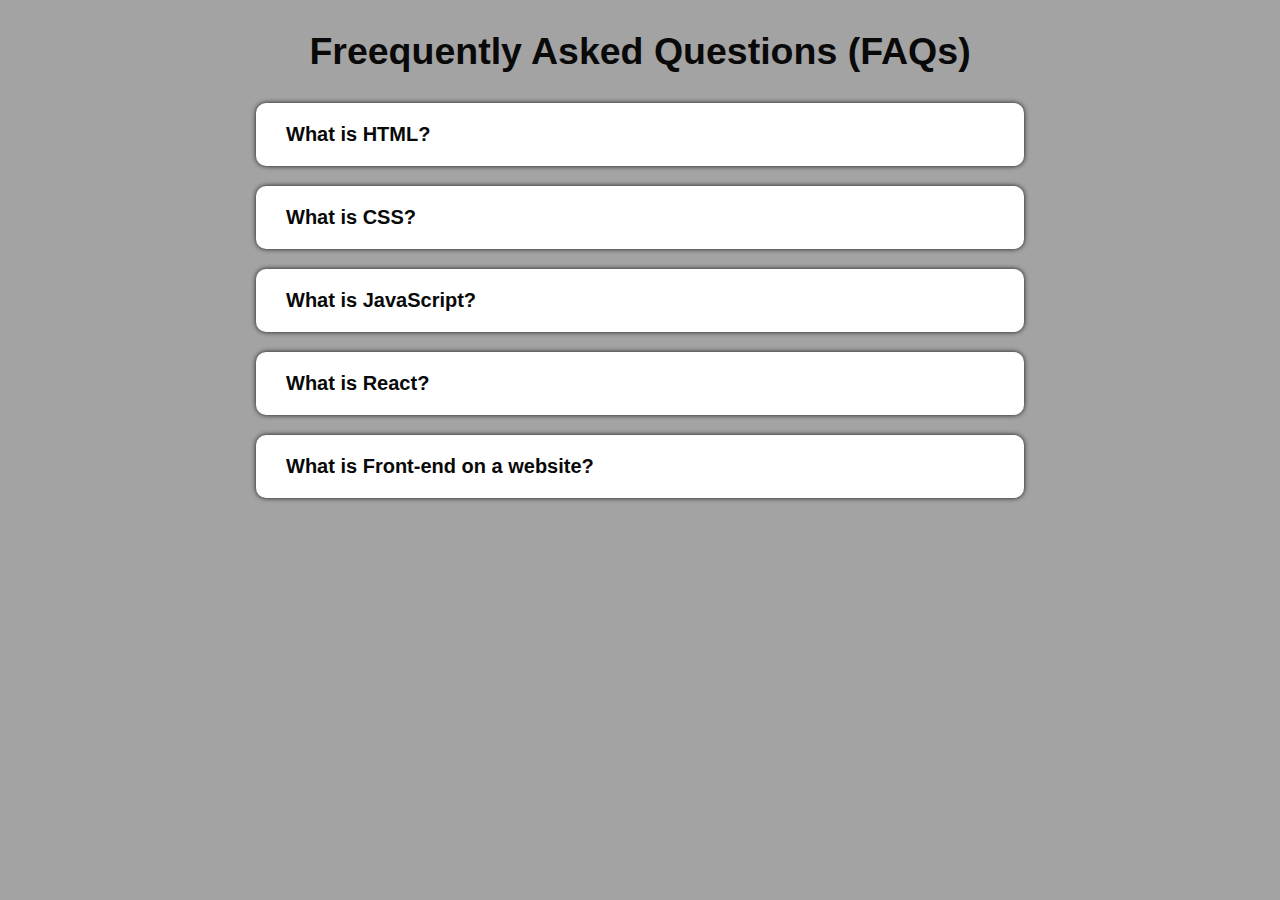
<file: Accordian_FAQs/index.html>
<!DOCTYPE html>
<html lang="en">
<head>
    <meta charset="UTF-8">
    <meta name="viewport" content="width=device-width, initial-scale=1.0">
    <title>Accordian FAQs</title>
    <link rel="stylesheet" href="./style.css">

    <!-- font Awesome cdn link -->
    <link rel="stylesheet" href="https://cdnjs.cloudflare.com/ajax/libs/font-awesome/6.5.2/css/all.min.css" integrity="sha512-SnH5WK+bZxgPHs44uWIX+LLJAJ9/2PkPKZ5QiAj6Ta86w+fsb2TkcmfRyVX3pBnMFcV7oQPJkl9QevSCWr3W6A==" crossorigin="anonymous" referrerpolicy="no-referrer" />
</head>
<body>
    <section class="questions">
        <!-- title -->
        <div class="title">
            <h2>Freequently Asked Questions (FAQs)</h2>
        </div>
        <!-- question -->
        <div class="sectionCenter">
            <!-- single question -->
            <article class="question">
                <!-- question title -->
                <div class="questionTitle">
                    <p>What is HTML?</p>
                    <button class="questionBtn">
                        <span class="plusIcon"><i class="fa-solid fa-plus"></i></span>
                        <span class="minusIcon"><i class="fa-solid fa-minus"></i></span>
                    </button>
                </div>
                <!-- answer -->
                <div class="answer">
                    <p>HTML stands for Hyper Text Markup Language. HTML is the standard markup language for creating Web pages. HTML describes the structure of a Web page. HTML consists of a series of elements. HTML elements tell the browser how to display the content.</p>
                </div>
            </article>
            <!-- end of single question -->

            <!-- single question -->
            <article class="question">
                <!-- question title -->
                <div class="questionTitle">
                    <p>What is CSS?</p>
                    <button class="questionBtn">
                        <span class="plusIcon"><i class="fa-solid fa-plus"></i></span>
                        <span class="minusIcon"><i class="fa-solid fa-minus"></i></span>
                    </button>
                </div>
                <!-- answer -->
                <div class="answer">
                    <p>CSS is the acronym of “Cascading Style Sheets”. CSS is a computer language for laying out and structuring web pages (HTML or XML). This language contains coding elements and is composed of these “cascading style sheets” which are equally called CSS files.</p>
                </div>
            </article>
            <!-- end of single question -->
            
            <!-- single question -->
            <article class="question">
                <!-- question title -->
                <div class="questionTitle">
                    <p>What is JavaScript?</p>
                    <button class="questionBtn">
                        <span class="plusIcon"><i class="fa-solid fa-plus"></i></span>
                        <span class="minusIcon"><i class="fa-solid fa-minus"></i></span>
                    </button>
                </div>
                <!-- answer -->
                <div class="answer">
                    <p>JavaScript is a scripting language used to create and control dynamic website content, i.e. anything that moves, refreshes, or otherwise changes on your screen without requiring you to manually reload a web page. Features like: animated graphics. photo slideshows.</p>
                </div>
            </article>
            <!-- end of single question -->

            <!-- single question -->
            <article class="question">
                <!-- question title -->
                <div class="questionTitle">
                    <p>What is React?</p>
                    <button class="questionBtn">
                        <span class="plusIcon"><i class="fa-solid fa-plus"></i></span>
                        <span class="minusIcon"><i class="fa-solid fa-minus"></i></span>
                    </button>
                </div>
                <!-- answer -->
                <div class="answer">
                    <p>React is a JavaScript-based UI development library. Although React is a library rather than a language, it is widely used in web development.</p>
                </div>
            </article>
            <!-- end of single question -->

            <!-- single question -->
            <article class="question">
                <!-- question title -->
                <div class="questionTitle">
                    <p>What is Front-end on a website?</p>
                    <button class="questionBtn">
                        <span class="plusIcon"><i class="fa-solid fa-plus"></i></span>
                        <span class="minusIcon"><i class="fa-solid fa-minus"></i></span>
                    </button>
                </div>
                <!-- answer -->
                <div class="answer">
                    <p>The front-end of a website is the part that users interact with. Everything that you see when you're navigating around the Internet, from fonts and colors to dropdown menus and sliders, is a combo of HTML, CSS, and JavaScript being controlled by your computer's browser.</p>
                </div>
            </article>
            <!-- end of single question -->
        </div>
    </section>

    <!-- javaScript -->
    <script src="./script.js"></script>
</body>
</html>
</file>
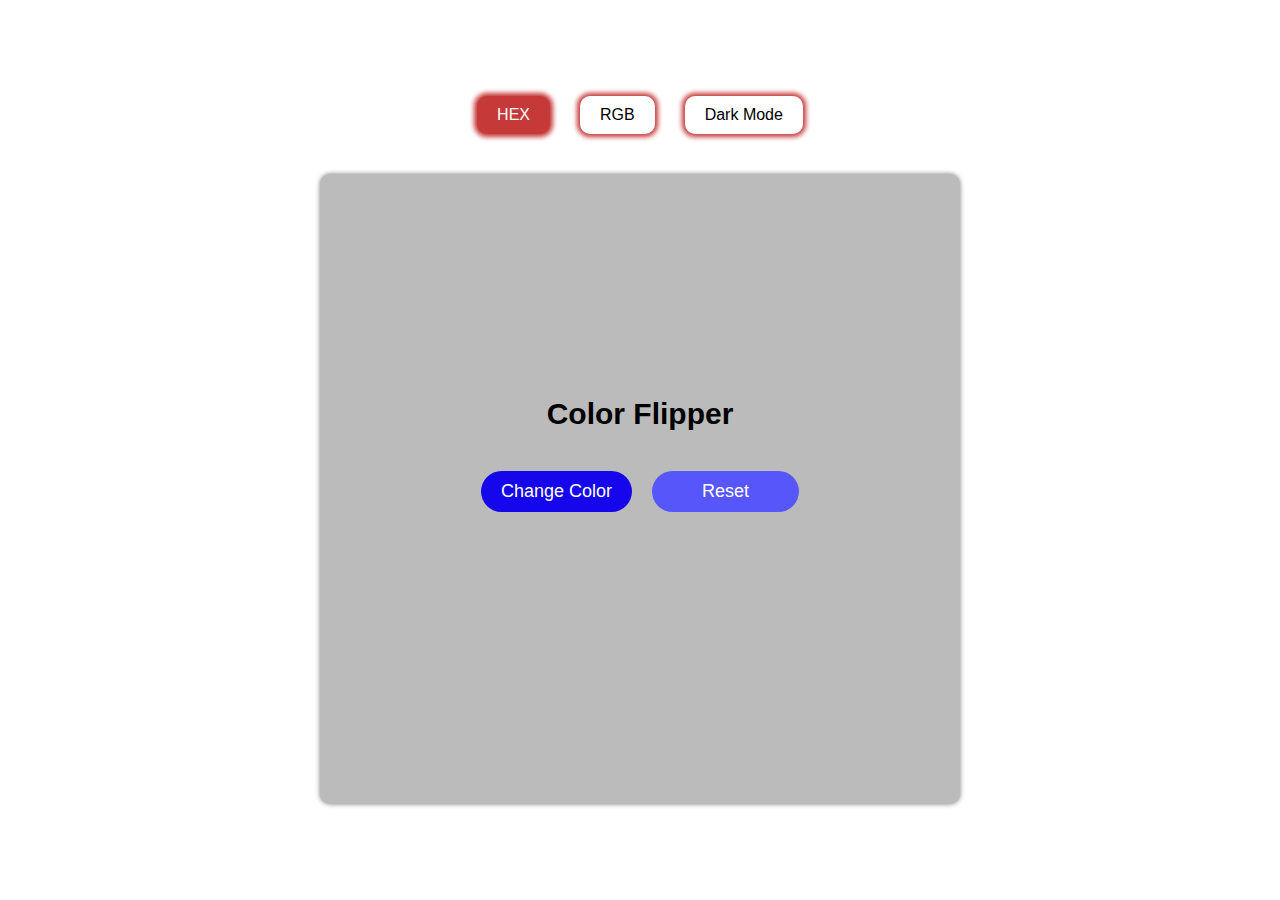
<file: Color_Flipper/index.html>
<!DOCTYPE html>
<html lang="en">
<head>
    <meta charset="UTF-8">
    <meta name="viewport" content="width=device-width, initial-scale=1.0">
    <title>Color Flipper</title>
    <link rel="stylesheet" href="./style.css">
</head>
<body>
    <section class="container">
        <header>
            <nav>
                <ul>
                    <li id="hexBtn" onclick="randomHexColor()" class="active">HEX</li>
                    <li id="rgbBtn" onclick="randomRgbColor()">RGB</li>
                    <li id="changeModeBtn">Dark Mode</li>
                </ul>
            </nav>
        </header>
        <main>
            <h1 class="heading">Color Flipper</h1>
            <div class="btnContainer">
                <button type="button" id="changeColorBtn">Change Color</button>
                <button id="resetBtn" onclick="resetMain()">Reset</button>
            </div>
            <div id="colorDetails"></div>
        </main>
    
    </section>
    <script src="./script.js"></script>
</body>
</html>
</file>
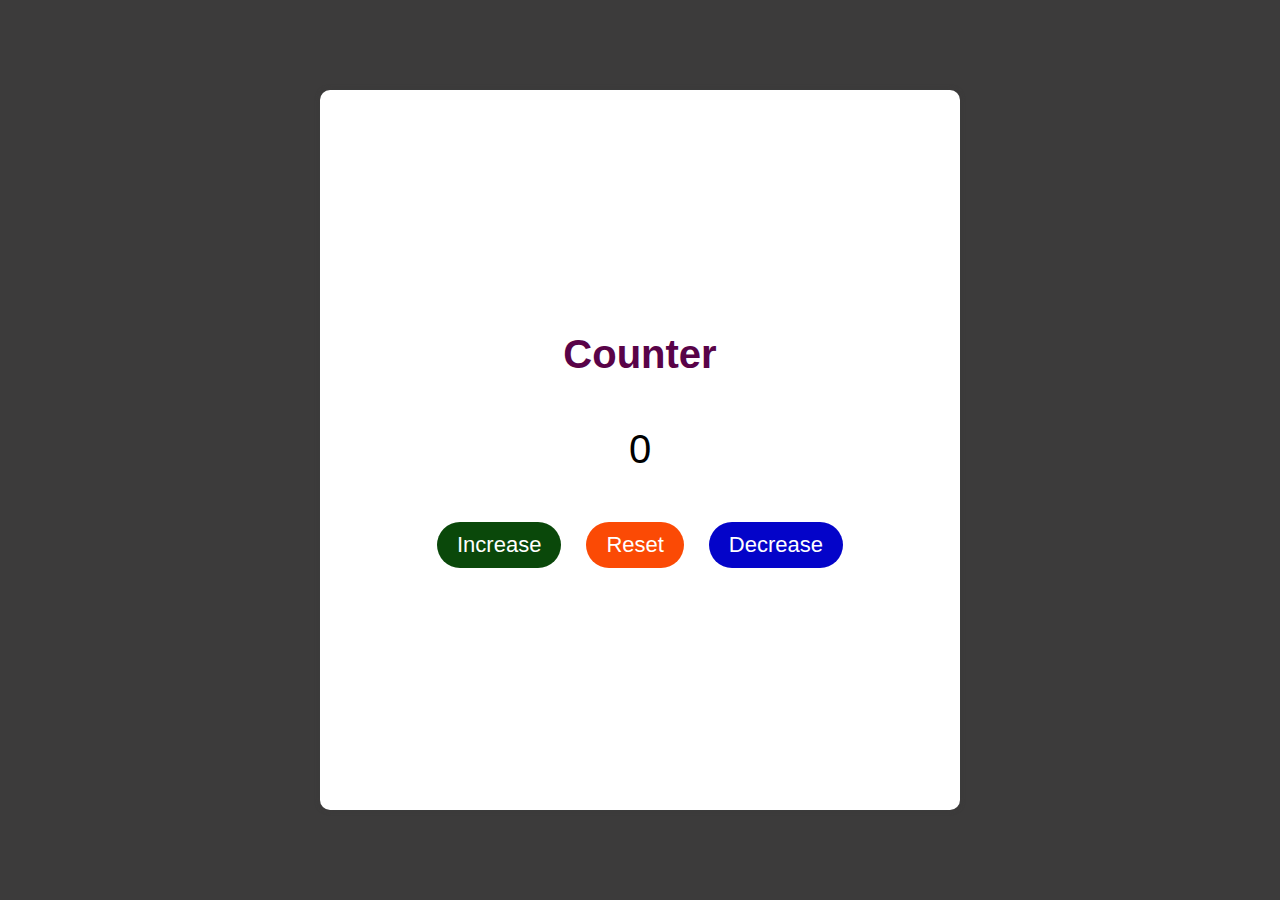
<file: Counter/index.html>
<!DOCTYPE html>
<html lang="en">
    <head>
        <meta charset="UTF-8">
        <meta name="viewport" content="width=device-width, initial-scale=1.0">
        <title>Counter</title>
        <link rel="stylesheet" href="./style.css">
    </head>
    <body>
        <main>
            <h1 class="heading">Counter</h1>
            <p id="value">0</p>
            <div class="btnContainer">
                <button id="increaseBtn" onclick="getIncrease()">Increase</button>
                <button id="resetBtn" onclick="getReset()">Reset</button>
                <button id="decreaseBtn" onclick="getDecrease()">Decrease</button>
            </div>
        </main>
        <script src="./script.js"></script>
    </body>
</html>
</file>
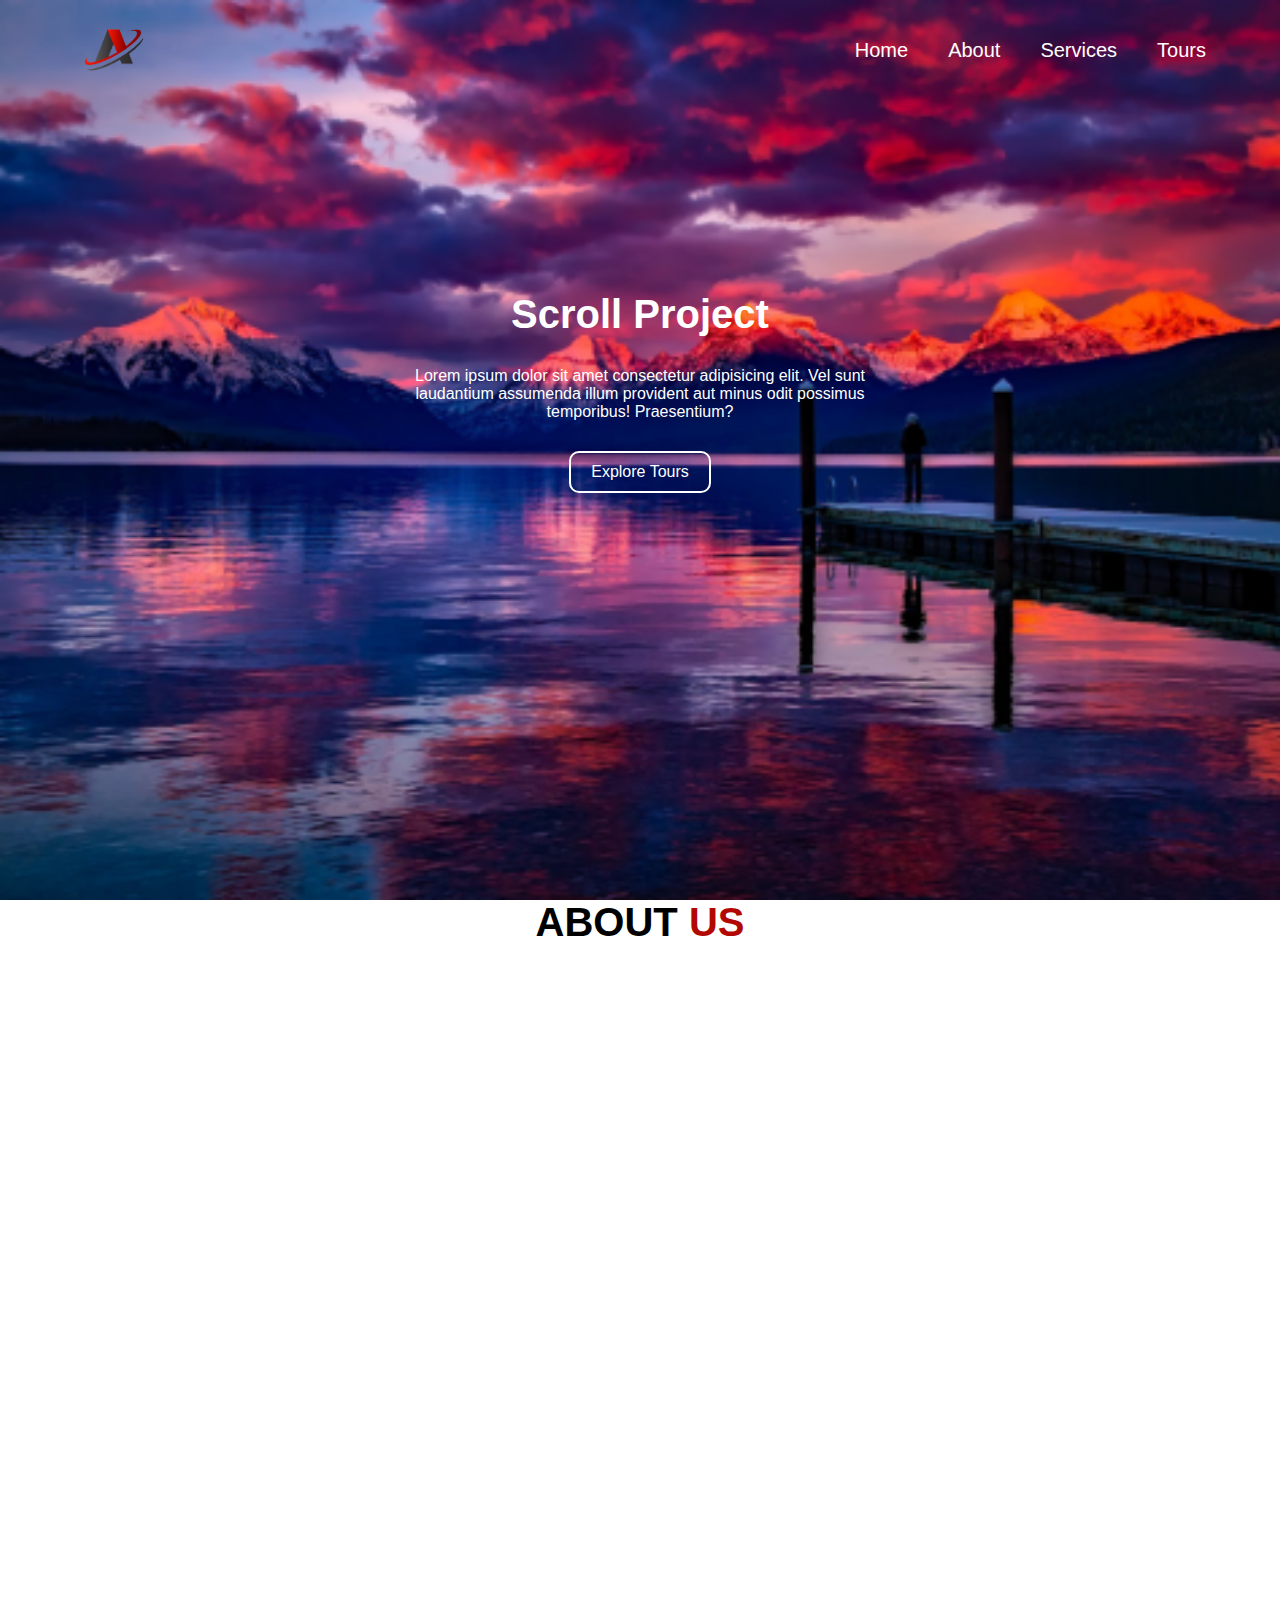
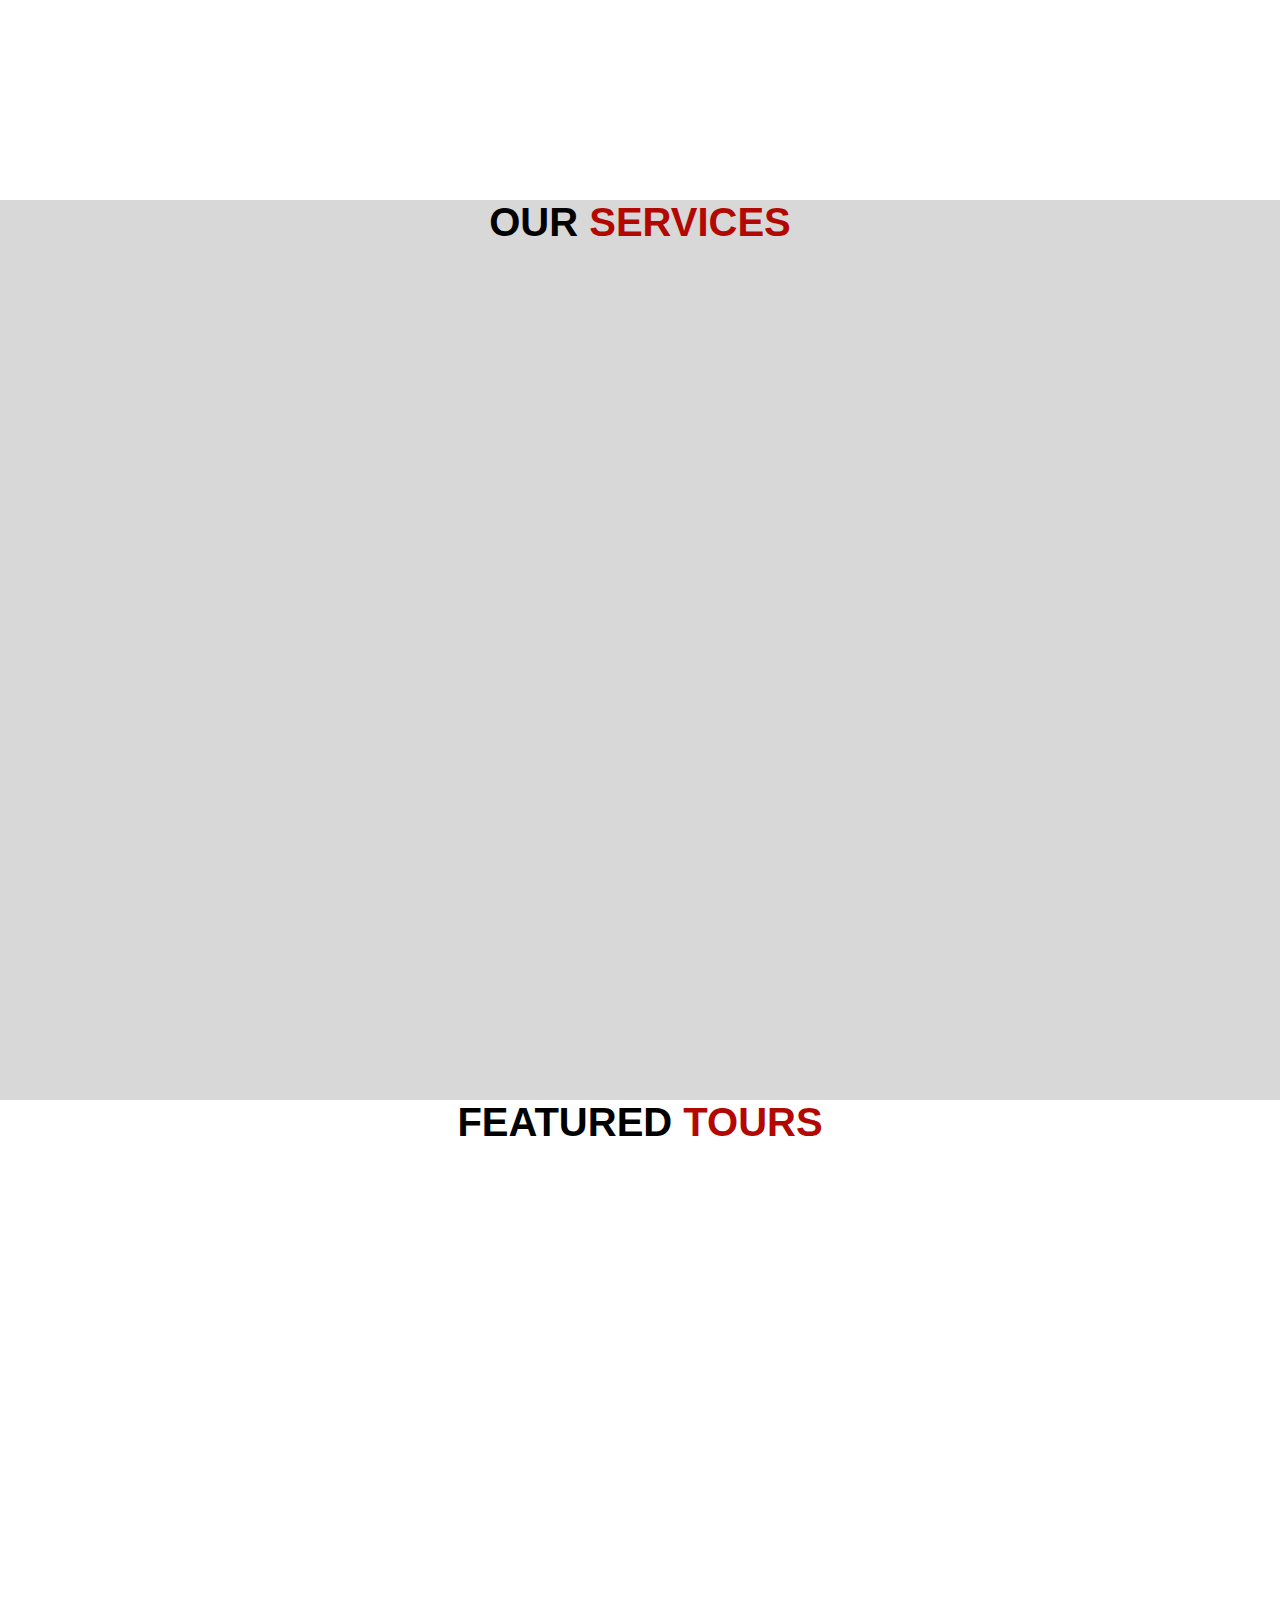
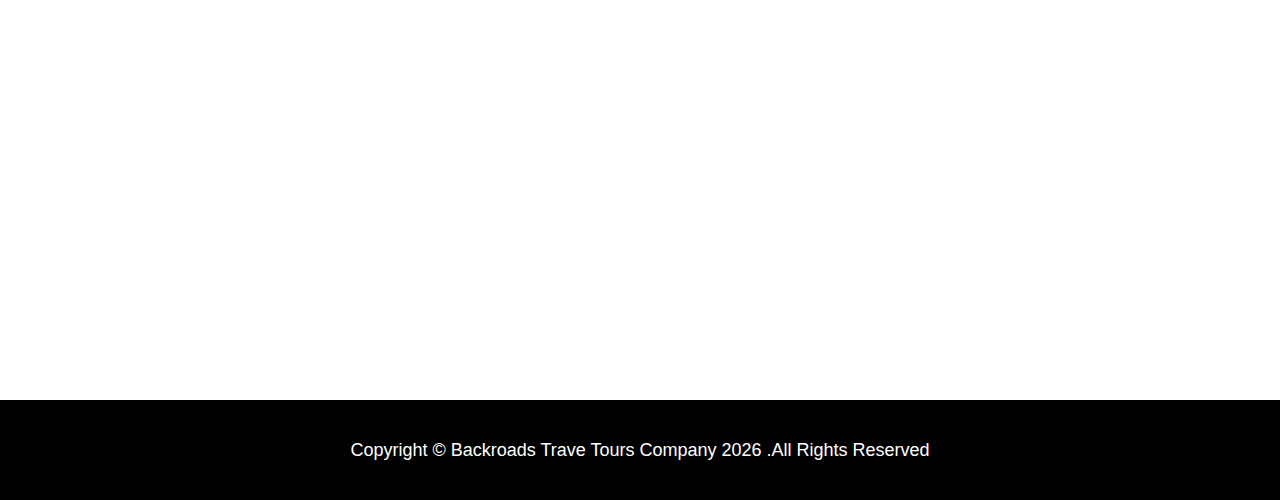
<file: navbar_On_Scroll/index.html>
<!DOCTYPE html>
<html lang="en">
<head>
    <meta charset="UTF-8">
    <meta name="viewport" content="width=device-width, initial-scale=1.0">
    <title>Navbar On Scroll</title>
    <!-- CSS -->
    <link rel="stylesheet" href="./style.css">
    <!-- font Awesome cdn link -->
    <link rel="stylesheet" href="https://cdnjs.cloudflare.com/ajax/libs/font-awesome/6.5.2/css/all.min.css" integrity="sha512-SnH5WK+bZxgPHs44uWIX+LLJAJ9/2PkPKZ5QiAj6Ta86w+fsb2TkcmfRyVX3pBnMFcV7oQPJkl9QevSCWr3W6A==" crossorigin="anonymous" referrerpolicy="no-referrer" />
</head>
<body>
    <!-- header -->
    <header id="home">
        <!-- navbar -->
        <nav id="nav">
            <div class="navCenter">
                <!-- nav header -->
                <div class="navHeader">
                    <img src="./assets/logo.png" alt="logo" class="logo">
                    <!-- <h2 class="logo">Logo</h2> -->
                    <button class="navToggle">
                        <i class="fas fa-bars hambarger"></i>
                        <i class="fa-solid fa-xmark closeBtn"></i>
                    </button>
                </div>
                <!-- links -->
                <div class="linksContainer">
                    <ul class="links">
                        <li>
                            <a href="#home" class="scrollLink">home</a>
                        </li>
                        <li>
                            <a href="#about" class="scrollLink">about</a>
                        </li>
                        <li>
                            <a href="#services" class="scrollLink">services</a>
                        </li>
                        <li>
                            <a href="#tours" class="scrollLink">tours</a>
                        </li>
                    </ul>
                </div>
            </div>
        </nav>
        <!-- banner -->
        <div class="banner">
            <div class="container">
                <h1>scroll project</h1>
                <p>Lorem ipsum dolor sit amet consectetur adipisicing elit. Vel sunt laudantium assumenda illum provident aut minus odit possimus temporibus! Praesentium?</p>
                <a href="#tours" class="scrollLink btn btnWhite">explore tours</a>
            </div>
        </div>
    </header>
    <!-- about -->
    <section id="about">
        <div class="title">
            <h2>about <span>us</span></h2>
        </div>
    </section>
    <!-- services -->
    <section id="services">
        <div class="title">
            <h2>our <span>services</span></h2>
        </div>
    </section>
    <!-- tours -->
    <section id="tours">
        <div class="title">
            <h2>featured <span>tours</span></h2>
        </div>
    </section>
    <!-- footer -->
    <footer>
        <p>
            copyright &copy; backroads trave tours company
            <span id="date"></span>
            .all rights reserved
        </p>
    </footer>
    <!-- back to top link -->
    <a href="#home" class="scrollLink topLink">
        <i class="fas fa-arrow-up"></i>
    </a>
    <!-- javaScript -->
    <script src="./script.js"></script>
</body>
</html>
</file>
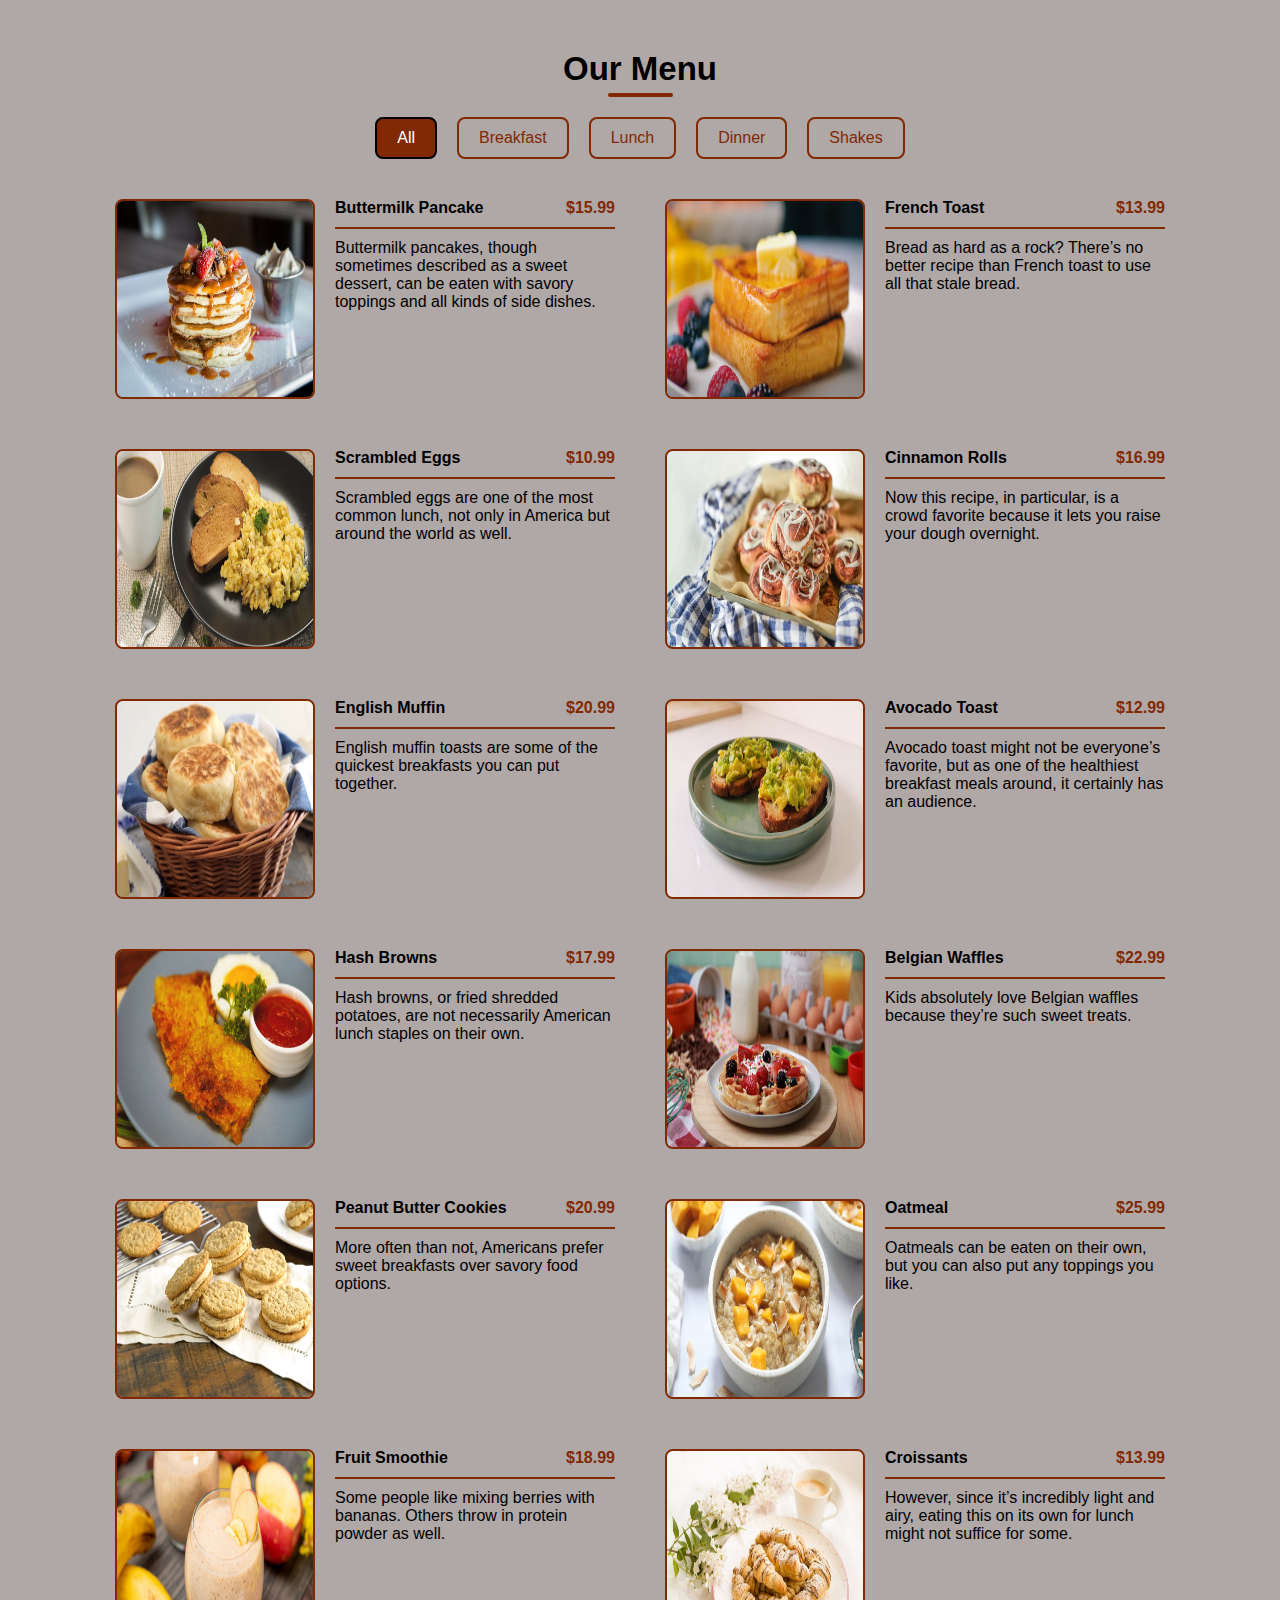
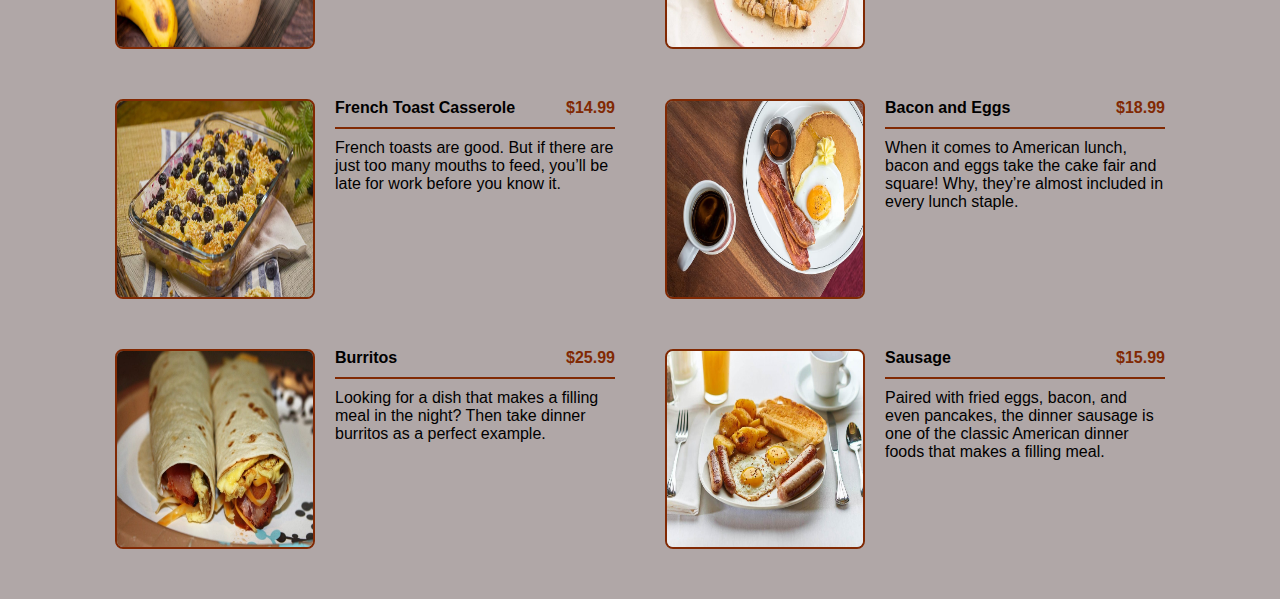
<file: Restaurant _Menu_App/index.html>
<!DOCTYPE html>
<html lang="en">
<head>
    <meta charset="UTF-8">
    <meta name="viewport" content="width=device-width, initial-scale=1.0">
    <title>Restaurant Menu App</title>
    
    <!-- styles -->
    <link rel="stylesheet" href="./style.css">
</head>
<body>
    <section class="menu">
        <!-- title -->
        <div class="title">
            <h2>our menu</h2>
            <div class="underline"></div>
        </div>
        <!-- filter buttons -->
        <div class="btnContainer">
            <!-- add buttons dynamically -->
        </div>
        <!-- menu items -->
        <div class="sectionCenter">
            <!-- add menuItems dynamically -->
        </div>
    </section>

    <!-- javaScript -->
    <script src="./script.js"></script>
</body>
</html>
</file>
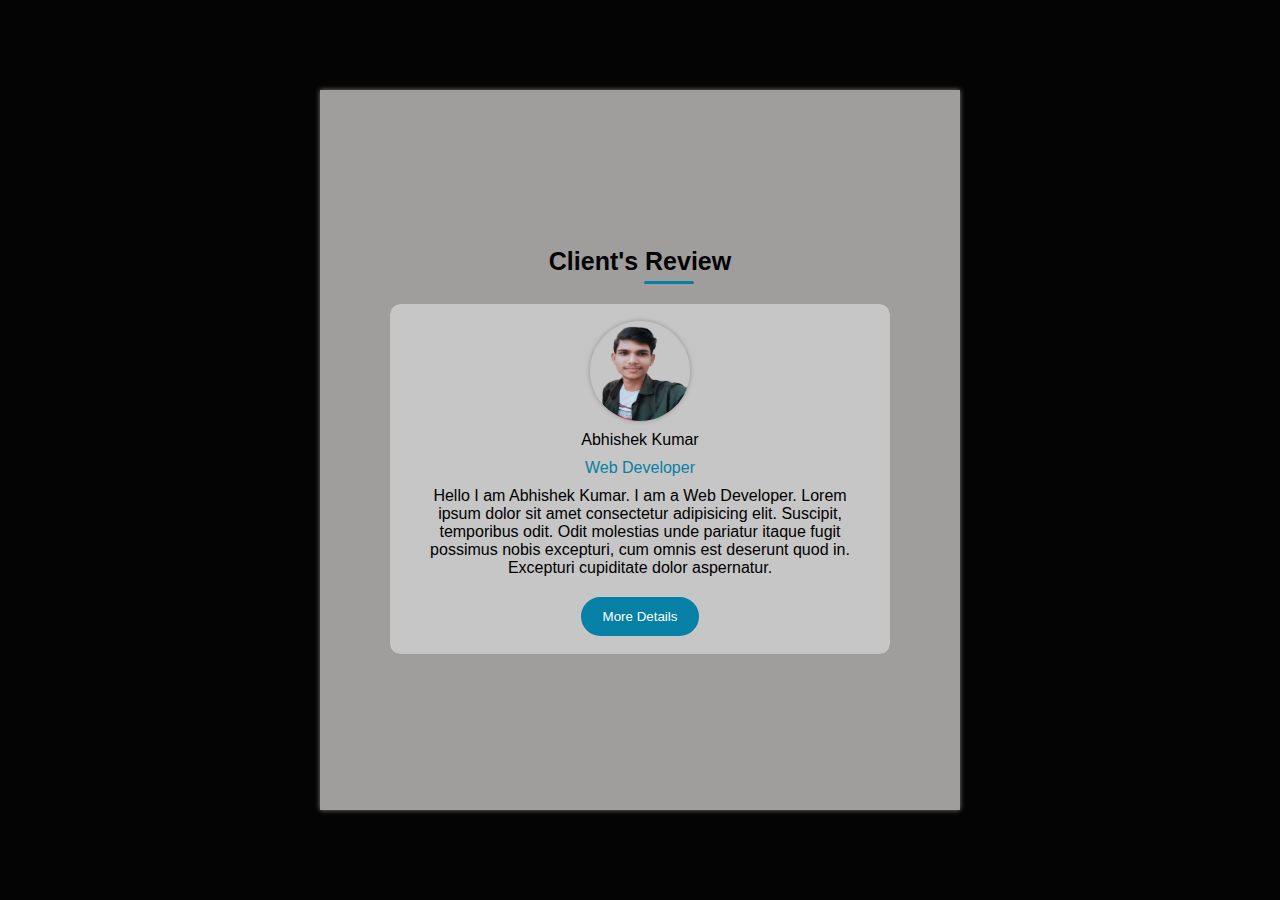
<file: Review_Carousel/index.html>
<!DOCTYPE html>
<html lang="en">
    <head>
        <meta charset="UTF-8">
        <meta name="viewport" content="width=device-width, initial-scale=1.0">
        <title>Review Carousel</title>
        <link rel="stylesheet" href="./style.css">
        <link rel="stylesheet" href="https://cdnjs.cloudflare.com/ajax/libs/font-awesome/6.5.2/css/all.min.css" integrity="sha512-SnH5WK+bZxgPHs44uWIX+LLJAJ9/2PkPKZ5QiAj6Ta86w+fsb2TkcmfRyVX3pBnMFcV7oQPJkl9QevSCWr3W6A==" crossorigin="anonymous" referrerpolicy="no-referrer" />
    </head>
    <body>
        <main>
            <div class="heading">
                <h2>Client's Review</h2>
                <div class="underline"></div>
            </div>
            <i class="fa-solid fa-chevron-left icon leftArrow" ></i>
            <i class="fa-solid fa-chevron-right icon rightArrow" ></i>
            <div class="cardContainer">
                
                <div class="card card1">
                    <img src="./assets/abhishekPhoto.png" alt="abhishekPhoto">
                    <p class="name">Abhishek Kumar</p>
                    <p class="role">Web Developer</p>
                    <p class="des"> Hello I am Abhishek Kumar. I am a Web Developer. Lorem ipsum dolor sit amet consectetur adipisicing elit. Suscipit, temporibus odit. Odit molestias unde pariatur itaque fugit possimus nobis excepturi, cum omnis est deserunt quod in. Excepturi cupiditate dolor aspernatur.</p>
                    <button>More Details</button>
                </div>
                <div class="card card2">
                    <img src="./assets/rajeevPhoto.jpeg" alt="rajeevPhoto">
                    <p class="name">Rajeev Kumar</p>
                    <p class="role">Full Stack Developer</p>
                    <p class="des">Hello I am Rajeev Kumar. I am a Full Stack Developer. Lorem ipsum dolor sit amet consectetur adipisicing elit. Suscipit, temporibus odit. Odit molestias unde pariatur itaque fugit possimus nobis excepturi, cum omnis est deserunt quod in. Excepturi cupiditate dolor aspernatur.</p>
                    <button>More Details</button>
                </div>
                <div class="card card3">
                    <img src="./assets/akashPhoto.jpeg" alt="akashPhoto">
                    <p class="name">Akash Kumar</p>
                    <p class="role">App Developer</p>
                    <p class="des">Hello I am Akash Kumar. I am an App Developer. Lorem ipsum dolor sit amet consectetur adipisicing elit. Suscipit, temporibus odit. Odit molestias unde pariatur itaque fugit possimus nobis excepturi, cum omnis est deserunt quod in. Excepturi cupiditate dolor aspernatur.</p>
                    <button>More Details</button>
                </div>
            </div>
        </main>

        <script src="./script.js"></script>
    </body>
</html>
</file>
<file: Accordian_FAQs/style.css>
*{
    margin: 0;
    padding: 0;
    box-sizing: border-box;
}
body{
    background-color: #a4a3a3;
    color: #090909;
    font-family: Arial, Helvetica, sans-serif;
    
}
.questions{
    display: flex;
    justify-content: center;
    align-items: center;
    flex-direction: column;
    margin-bottom: 30px;
    width: 100vw;

}
.title{
    margin-block: 30px;
    font-size: 25px;
    text-align: center;
    width: 100%;
}
.questions .sectionCenter{
    display: flex;
    justify-content: center;
    align-items: center;
    flex-direction: column; 
    gap: 20px;
    width: 60vw; 

}
.question{
    box-shadow: 0 0 5px #151515;
    padding: 20px 30px;
    border-radius: 10px;
    background-color: #ffffff;
    display: flex;
    flex-direction: column;
    gap: 15px;
    width: 100%;
    /* transition: all ease-in-out 0.8s;     */
   
}
 .question .questionTitle{
    display: flex;
    justify-content: space-between;
    align-items: center;
    font-size: 20px;
    font-weight: bold;
    cursor: pointer;
}
.question .answer{
    font-size: 16px;
    line-height: 26px;

} 
.questionTitle .questionBtn{
    border: none;
    background-color: #ffffff;
    font-size: 25px;
    cursor: pointer;
}

/* hide answer */
.question .answer{
    display: none;
    transition: dispaly 0.5s;

}
.question .minusIcon{
    display: none;
}

/* show answer */
.question.showAnswer .answer{
    display: block;

}
.question.showAnswer .minusIcon{
    display: inline;
}
.question.showAnswer .plusIcon{
    display: none;
}
.showAnswer .questionTitle,.showAnswer .questionBtn{
    color: #0638a4;
}
</file>
<file: Color_Flipper/style.css>
*{
    margin: 0;
    padding: 0;
    box-sizing: border-box;
    font-family: Arial, Helvetica, sans-serif;
}
body{
    width: 100vw;
    height: 100vh;
    background-color: #ffffff;
    color: #000000;
    display: flex;
    justify-content: center;
    align-items: center;
    
}
.container{
    display: flex;
    flex-direction: column;
    justify-content: center;
    align-items: center;
    gap: 40px;
}
.heading{
    font-size: 30px;
}

nav ul {
    display: flex;
    gap: 30px;
}
ul li{
    list-style: none;
    padding: 10px 20px;
    box-shadow: 0 0 5px 3px #c63939;
    border-radius: 10px;
    cursor: pointer;
    font-size: 16px;
}
ul li:hover{
    background-color: #c63939;
    color: #ffffff;
}
ul li.active{
    background-color: #c63939;
    color: #ffffff;
}

main{
    width: 50vw;
    height: 70vh;
    display: flex;
    flex-direction: column;
    gap: 40px;
    justify-content: center;
    align-items: center;
    border-radius: 10px;
    box-shadow: 0 0 5px #808080;
    background-color: #bbbbbb;
}

main .btnContainer{
    display: flex;
    gap: 20px;
}
main .btnContainer button{
    padding: 10px 20px;
    border-radius: 25px;
    border: none;
    font-size: 18px;
    background-color: blue;
    color: #ffffff;
    cursor: pointer;
}
main .btnContainer #changeColorBtn{
    padding: 10px 20px;
    background-color: #1506eb;
}
main .btnContainer #resetBtn{
    padding: 10px 50px;
    background-color: #5656fa;
}
main #colorDetails{
    font-size: 40px;
    margin-top: 30px;
}
</file>
<file: Counter/style.css>
*{
    margin: 0;
    padding: 0;
    box-sizing: border-box;
}
body{
    background-color: #3c3b3b;
    font-family: Arial, Helvetica, sans-serif;
    width: 100vw;
    height: 100vh;
    display: flex;
    align-items: center;
    justify-content: center;
}
main{
    display: flex;
    flex-direction: column;
    gap: 50px;
    justify-content: center;
    align-items: center;
    width: 50vw;
    height: 80vh;
    background-color: #ffffff;
    border-radius: 10px;
    box-shadow: 0 0 5px #3c3b3b;
}
main .heading{
    font-size: 40px;
    color: #590348;
}
main #value{
    font-size: 40px;
}
main .btnContainer{
    display: flex;
    justify-content: center;
    align-items: center;
    gap: 25px;
    
}
main #value{
    font-size: 40px;
    transition: all ease 0.2s;
}
.btnContainer button{
    padding: 10px 20px;
    font-size: 22px;
    border: none;
    cursor: pointer;
    border-radius: 25px;
    color: #ffffff;
}
.btnContainer #increaseBtn{
    background-color: #0a480a;
}
.btnContainer #resetBtn{
    background-color: #fb4a05;
}
.btnContainer #decreaseBtn{
    background-color: #0404c9;
}
</file>
<file: navbar_On_Scroll/style.css>
*{
    margin: 0;
    padding: 0;
    box-sizing: border-box;
}
html{
    scroll-behavior: smooth;
}

:root{
    --primary-color:#ffffff;
    --secondary-color:#d8d8d8;
    --accent-color:#b20801;
}

body{
    font-family: Arial, Helvetica, sans-serif;
    transition: all ease 0.5s;

    &>header{
        height: 100vh;        
        color: var(--primary-color);
        background-image: url(./assets/bgImage.png);
        background-repeat: no-repeat;
        background-size: cover;
        background-position: center;

        &>nav{
            width: 100%;
            background-color: transparent;
            min-height: 100px;

            &>.navCenter{
                width: 100%;
                padding-inline: 5%;
                display: flex;
                justify-content: space-between;
                align-items: center;

                &>.navHeader{
                    padding: 0;
                    width: 100%;
                    display: flex;
                    justify-content: space-between;
                    align-items: center;

                    &>.logo{
                        height: 100px;
                        /* font-size: 25px; */
                    }

                    &>.navToggle{
                        background-color: transparent;
                        color: var(--accent-color);
                        display: none;
                        font-size: 25px;
                        border: none;
                    }
                }

                &>.linksContainer{
                    display: flex;
                    justify-content: center;
                    align-items: center;

                    &>.links{
                        display: flex;
                        gap: 20px;

                        &>li{
                            list-style: none;
                            text-transform: capitalize;

                            &>.scrollLink{
                                text-decoration: none;
                                color: var(--primary-color);
                                font-size: 20px;
                                padding: 10px;
                            }
                            &>.scrollLink:hover,.scrollLink.activeLink{
                                color: var(--accent-color);
                            }
                        }
                    }
                }
            }
            @media screen and (max-width:640px) {
                &>.navCenter{
                    flex-direction: column;
                    justify-content: center;
                    align-items: flex-start;

                    &>.navHeader{
                        &>.navToggle{
                            display: block;

                            &>.closeBtn{
                                display: none;
                            }
                        } 
                    }

                    &>.linksContainer{
                        height: 0;
                        overflow: hidden;
                        transition: all ease 0.5s;

                        &>.links{
                            flex-direction: column;
                        }
                    }
                }
            }
        }

        &>#nav.fixedNav{
            position:fixed;
            top: 0;
            left: 0;
            background-color: #fafbfa;
            box-shadow: 0 0 2px #000000;

            .scrollLink{
                color: #000000;
                transition: all ease 0.5s;
            }
            .scrollLink:hover,.scrollLink.activeLink{
                color: var(--accent-color);
            }
        }

        &>.banner{
            margin-top: 15%;
            padding-inline: 5%;
            width: 100%;
            display: flex;
            justify-content: center;
            align-items: center;

            &>.container{
                width: 500px;
                display: flex;
                flex-direction: column;
                gap: 30px;
                align-items: center;
                justify-content: center;

                &>p{
                    text-align: center;
                }

                &>h1{
                    text-transform: capitalize;
                    font-size: 40px;
                }

                &>.btn{
                    border: 2px solid var(--primary-color);
                    border-radius: 10px;
                    color: var(--primary-color);
                    text-decoration: none;
                    padding: 10px 20px;
                    text-transform: capitalize;
                }
                &>.btn:hover{
                    background-color: var(--primary-color);
                    background-color: var(--accent-color);
                }
            }

        }
    }

    &>#about{
       height: 100vh;
       background-color: var(--primary-color);
       padding-inline: 5%;

        &>.title{

            &>h2{
                text-align: center;
                text-transform: uppercase;
                font-size: 40px;

                &>span{
                    color: var(--accent-color);
                }
            }
        }
    }
    &>#services{
       height: 100vh;
       background-color: var(--secondary-color);
       padding-inline: 5%;

        &>.title{

            &>h2{
                text-align: center;
                text-transform: uppercase;
                font-size: 40px;

                &>span{
                    color: var(--accent-color);
                }
            }
        }
    }
    &>#tours{
       height: 100vh;
       background-color: var(--primary-color);
       padding-inline: 5%;

        &>.title{

            &>h2{
                text-align: center;
                text-transform: uppercase;
                font-size: 40px;

                &>span{
                    color: var(--accent-color);
                }
            }
        }
    }

    &>footer{
        padding-inline: 5%;
        background-color: #000000;
        color: var(--primary-color);
        height: 100px;
        display: flex;
        align-items: center;
        justify-content: center;
        flex-wrap: wrap;
        
        &>P{
            font-size: 18px;
            text-transform: capitalize;
            text-align: center;
        }
    }

    &>.topLink{
        color: var(--primary-color);
        /* border: 2px solid blue; */
        border-radius: 10px;
        background-color: var(--accent-color);
        padding: 10px 20px;
        position: fixed;
        bottom: 10px;
        right: 10px;
        font-size: 20px;
        /* transition: all ease 0.5s; */
        animation:  bounce 2s ease-in-out infinite;
        visibility: hidden;
        z-index: -100;

    }
    &>.topLink.showTopLink{
        visibility: visible;
        z-index: 100;
    }
    @keyframes bounce {
        0%{
            transform:scale(1);
        }
        50%{
            transform:scale(1.5);
        }
        100%{
            transform:scale(1);
        }
        
    }


}
</file>
<file: Restaurant _Menu_App/style.css>
*{
    margin: 0;
    padding: 0;
    box-sizing: border-box;
}
:root{
    --primary-color:#cbc8c8;
    --secondary-color:#000000;
    --accent-color:#812903;
}
body{
    background-color: #b0a7a7;
    font-family: Arial, Helvetica, sans-serif;
}
.menu{
    margin-block: 50px;
    display: flex;
    flex-direction: column;
    align-items: center;
    justify-content: center;
    gap: 20px;
}
.menu .title{
    display: flex;
    flex-direction: column;
    justify-content: center;
    align-items: center;
    gap: 5px;
    text-transform: capitalize;
    font-size: 22px;
}
.menu .underline{
    background-color: var(--accent-color);
    width: 65px;
    height: 4px;
    text-align: center;
    border-radius: 50px;
}
.menu .btnContainer{
    display: flex;
    justify-content: center;
    align-items: center;
    gap: 20px;
    flex-wrap: wrap;
    padding-inline: 20px;
    width: 100%;
}
.menu .btnContainer button{
    background-color: transparent;
    color: var(--accent-color);
    border: 2px solid var(--accent-color);
    text-transform: capitalize;
    padding: 10px 20px;
    border-radius: 8px;
    cursor: pointer;
    font-size: 16px;
    transition: all ease-in-out 0.3s;
}
.menu .btnContainer .active, #all{
    background-color: var(--accent-color);
    color:#ffffff;
    border-color: #000000;
}

.menu .btnContainer button:hover{
    background-color: var(--accent-color);
    color:#ffffff;
}

.sectionCenter{
    display: flex;
    justify-content: center;
    gap: 50px;
    flex-wrap: wrap;
    margin-top: 20px;
    padding-inline: 50px;
    width: 100%;
}
.menuItem{
    width: 500px;
    height: 200px;
    display: flex;
    gap: 20px;  
}
.sectionCenter .menuItem img{
    width: 40%;
    height: 100%;
    border: 2px solid var(--accent-color);
    border-radius: 8px;
}
.menuItem .itemInfo{
    display: flex;
    flex-direction: column;
    gap: 10px;
}
.menuItem .itemInfo header{
    display: flex;
    justify-content: space-between;
    border-bottom: 2px solid var(--accent-color);
    padding-bottom: 10px;
}
.menuItem .itemInfo header .price{
    color: var(--accent-color);
}

@media screen and (max-width:640px){
    .sectionCenter{
        gap: 10px;
    }
    .sectionCenter .menuItem{
        width: 300px;
        height: 300px;   
        flex-direction: column;
    }
    .menuItem .itemInfo p{
        text-align: center;
    }
    .sectionCenter .menuItem img{
        width: 100%;
        height: 50%;
        border: 2px solid var(--accent-color);
        border-radius: 8px;
    }
}
</file>
<file: Review_Carousel/style.css>
*{
    margin: 0;
    padding: 0;
    box-sizing: border-box;
}
body{
    font-family: Arial, Helvetica, sans-serif;
    display: flex;
    align-items: center;
    justify-content: center;
    width: 100vw;
    height: 100vh;
    background-color: #040404;
}
main .heading h2{
    text-align: center;
    color: #040404;
    font-size: 25px;
}
main .heading .underline{
    height: 3px;
    width: 50px;
    background-color:#0680a5;
    margin-left: 52%;
    border-radius: 50px;
    margin-top: 5px;
}
main{
    display: flex;
    align-items: center;
    justify-content: center;
    flex-direction: column;
    gap: 20px;
    width: 50vw;
    height: 80vh;
    background-color: #a09d9d;
    box-shadow: 0 0 5px #808080;
    padding: 20px;
    position: relative;

}

main .cardContainer{
    display: flex;
    align-items: center;
    justify-content: center;
    width: 500px;
    height: 350px;
    overflow: hidden;
    position: relative;
    border-radius: 10px;

}
main .icon{
    font-size: 30px;
    color: #0680a5;
    position: absolute;
    top: 50%;
    cursor: pointer;
}
main .leftArrow{
    left: 50px;

}
main .rightArrow{
    right: 50px;

}
.cardContainer .card{
    display: flex;
    flex-direction: column;
    align-items: center;
    justify-content: center;
    gap: 10px;
    background-color: #c7c6c6;
    width: 100%;
    height: 100%;
    padding: 30px;
    border-radius: 10px;
    box-shadow: 0 0 5px #938f8f;
    position: absolute;
    transition: all ease 0.5s;
}
.cardContainer .card1{
    z-index: 3;
}
.cardContainer .card2{
    z-index: 2;
}
.cardContainer .card3{
    z-index: 1;
}
.card img{
    width: 100px;
    height: 100px;
    border-radius: 50%;
    box-shadow: 0 0 5px #938f8f;
}
.card .des{
    text-align: center;
}
.card .role{
    color: #0680a5;
}
.card button{
    padding: 10px 20px;
    background-color: #0680a5;
    color: #ffffff;
    border: 2px solid #0680a5;
    border-radius: 25px;
    cursor: pointer;
    margin-top: 10px;
    transition: all ease 0.5s;
}
.card button:hover{
    color: #0680a5;
    background-color: #ffffff;
}
</file>
